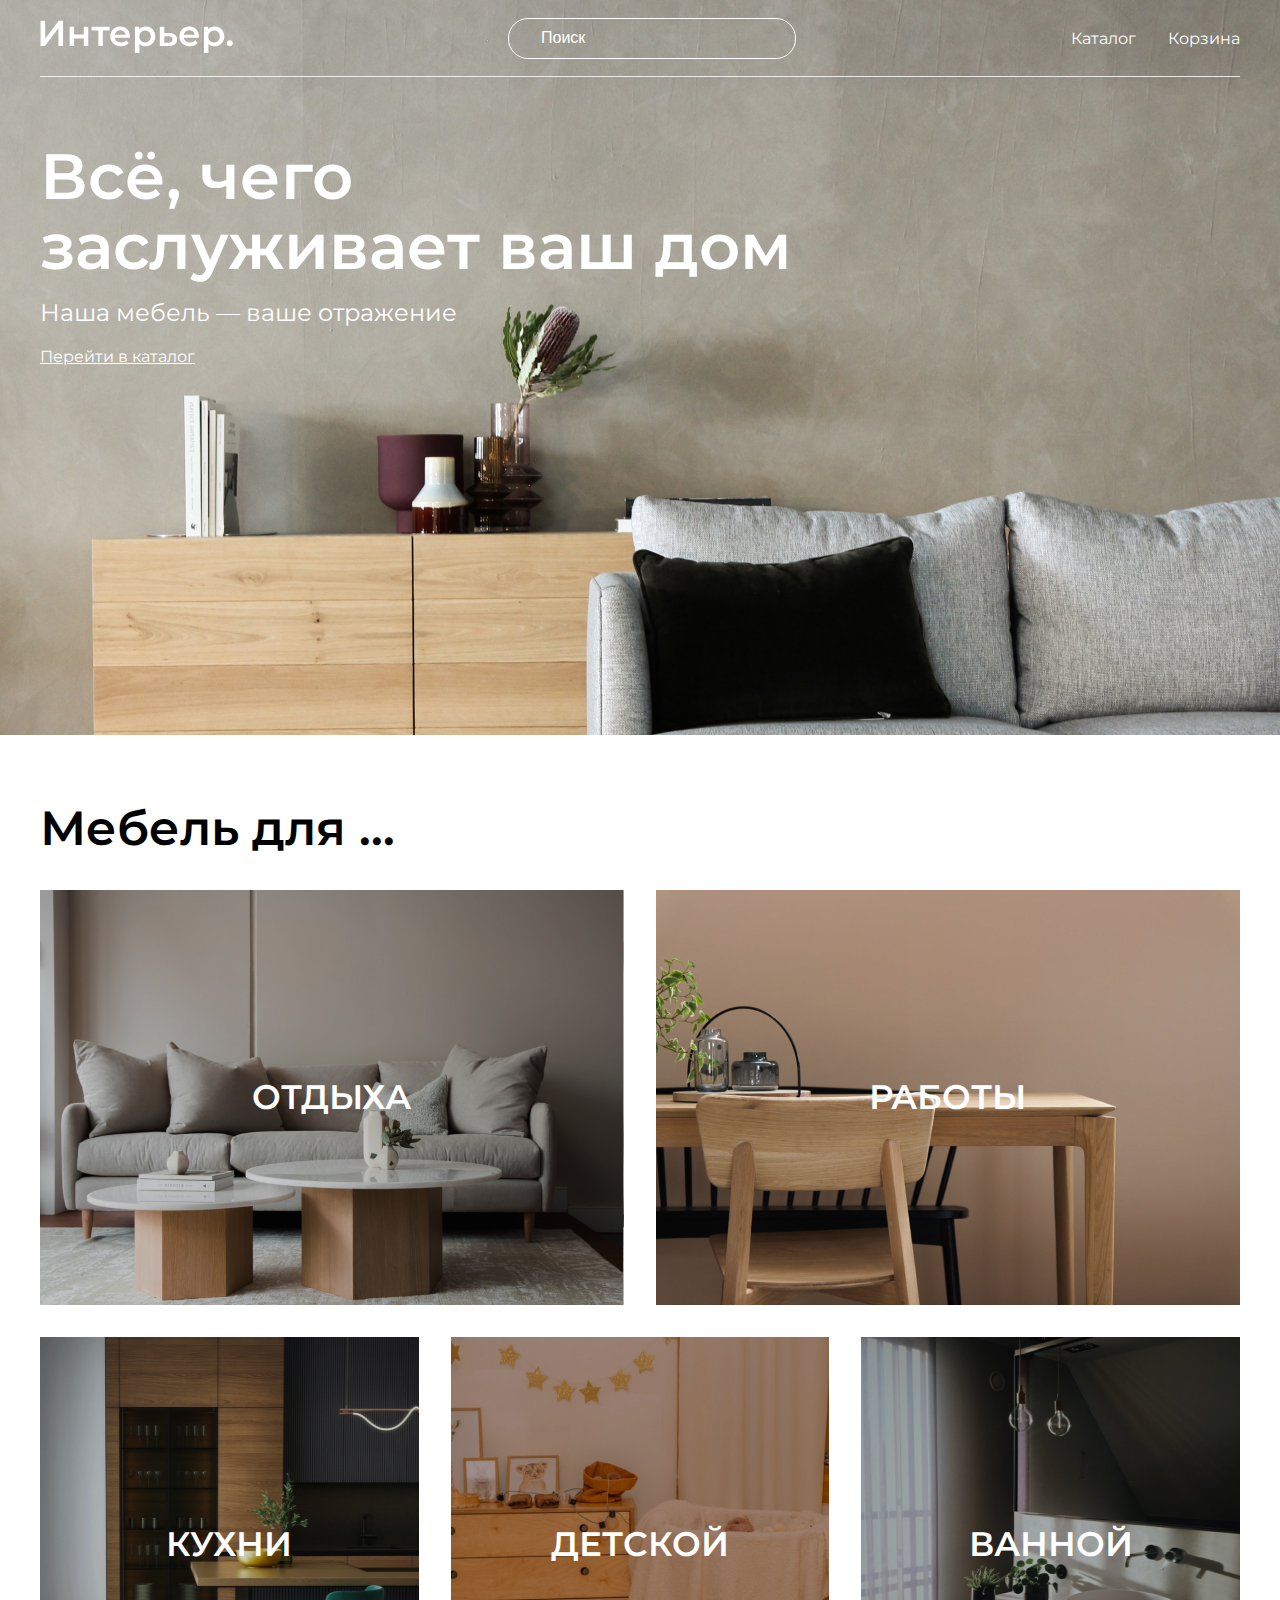
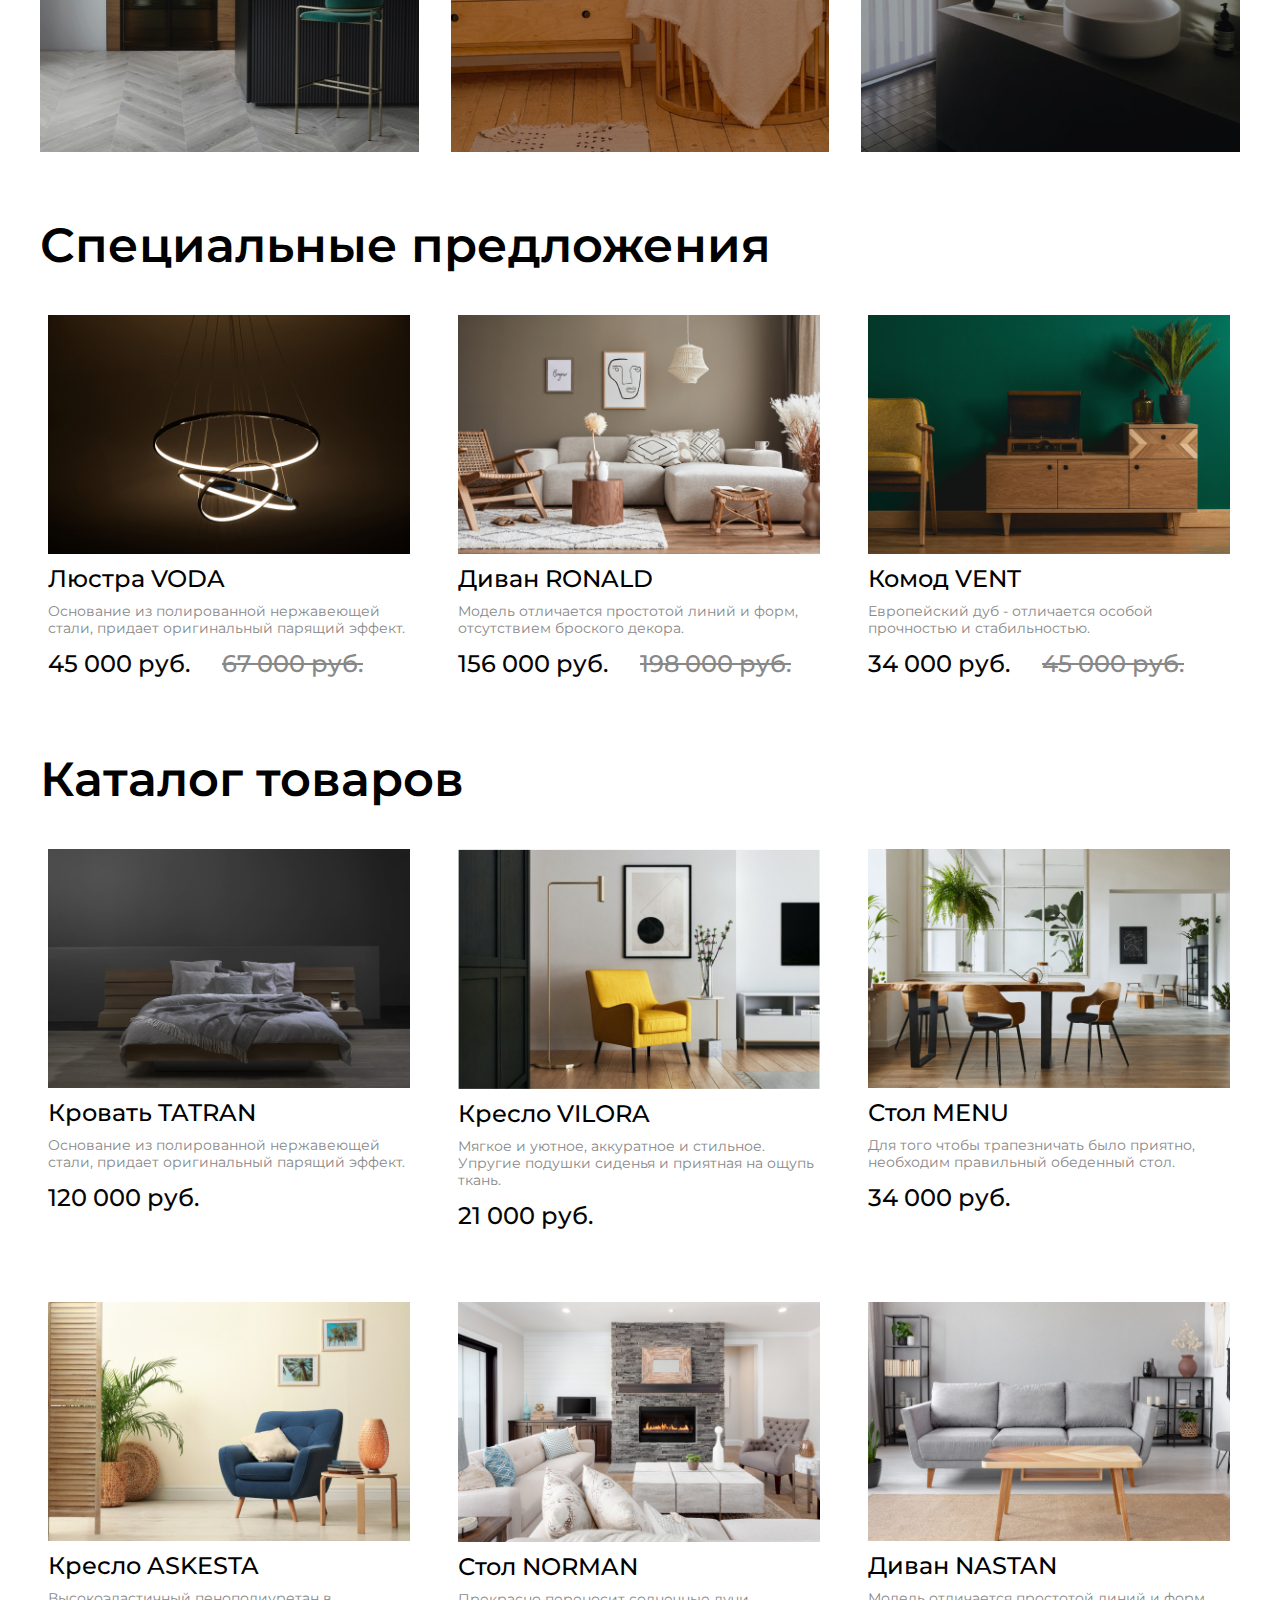
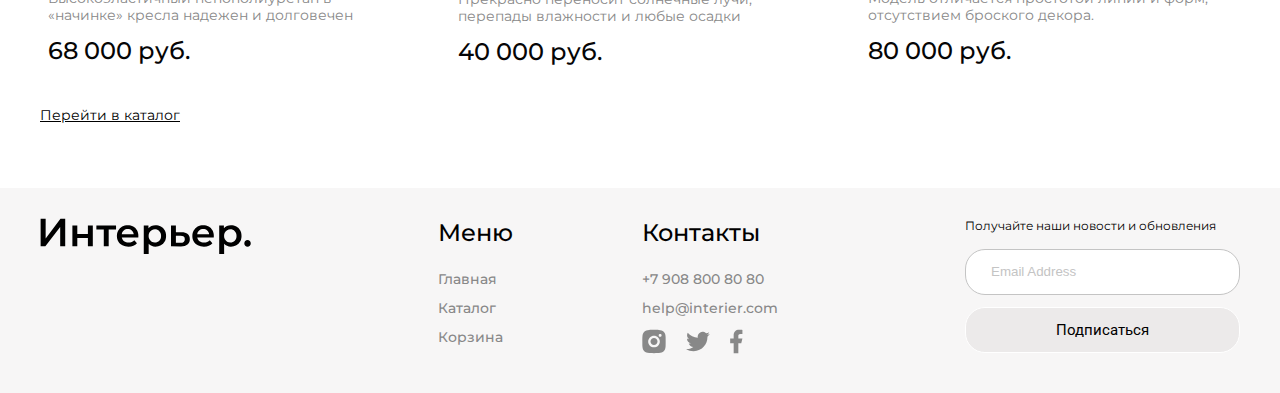
<file: index.html>
<!DOCTYPE html>
<html lang="ru">

<head>
    <meta charset="UTF-8">
    <meta http-equiv="X-UA-Compatible" content="IE=edge">
    <meta name="viewport" content="width=device-width, initial-scale=1.0">
    <title>Главная</title>
    <link rel="preconnect" href="https://fonts.googleapis.com">
    <link rel="preconnect" href="https://fonts.gstatic.com" crossorigin>
    <link href="https://fonts.googleapis.com/css2?family=Montserrat:wght@400;500;600&display=swap" rel="stylesheet">
    <link rel="preconnect" href="https://fonts.googleapis.com">
    <link rel="preconnect" href="https://fonts.gstatic.com" crossorigin>
    <link href="https://fonts.googleapis.com/css2?family=Montserrat:wght@400;500;600&family=Roboto&display=swap"
        rel="stylesheet">
    <link rel="stylesheet" href="style.css">
</head>

<body>
    <div class="top center">
        <header class="top_header">
            <a class="logo-header" href="index.html"><img class="logo-header" src="img/logo.svg" alt="Logo"></a>
            <input placeholder="Поиск" class="top_header-input" type="text">
            <nav class="top_menu">
                <a href="catalog.html" class="top_menu_link">Каталог</a>
                <a href="cart.html" class="top_menu_link">Корзина</a>
            </nav>
            <nav class="top_mobile">
                <a href="#"><img src="img/mob_search.svg" alt="mob_search"></a>
                <a href="catalog.html"><img src="img/mob_catalog.svg" alt="catalog"></a>
                <a href="cart.html"><img src="img/mob_cart.svg" alt="cart"></a>
            </nav>
        </header>
        <section class="top-content">
            <h1 class="top_title">Всё, чего <br> заслуживает ваш дом</h1>
            <p class="top_text">Наша мебель — ваше отражение</p>
            <a href="catalog.html" class="top_link">Перейти в каталог</a>
        </section>
    </div>

    <section class="for_box center">
        <h2 class="heading_for">Мебель для ...</h2>
        <div class="for">
            <div class="for_item for_item_1 for_item_big">ОТДЫХА</div>
            <div class="for_item for_item_2 for_item_big">РАБОТЫ</div>
            <div class="for_item for_item_3">КУХНИ</div>
            <div class="for_item for_item_4">ДЕТСКОЙ</div>
            <div class="for_item for_item_5">ВАННОЙ</div>

        </div>
    </section>

    <section class="product_box_spec center">
        <h2 class="heading">Специальные предложения</h2>
        <div class="product_content">
            <div class="product">
                <img src="img/VODA.jpg" alt="Photo product VODA" class="product_img">
                <h3 class="product_heading"><a class="product_heading" href="#">Люстра VODA</a></h3>
                <p class="product_text">Основание из полированной нержавеющей стали, придает оригинальный парящий
                    эффект.
                </p>
                <div class="product_box-price">
                    <span class="product_price">45 000 руб.</span>
                    <span class="product_sale">67 000 руб.</span>
                </div>
            </div>

            <div class="product">
                <img src="img/RONALD.jpg" alt="Photo product RONALD" class="product_img">
                <h3 class="product_heading"><a class="product_heading" href="#">Диван RONALD</a></h3>
                <p class="product_text">Модель отличается простотой линий и форм, отсутствием броского декора. </p>
                <div class="product_box-price">
                    <span class="product_price">156 000 руб.</span>
                    <span class="product_sale">198 000 руб.</span>
                </div>
            </div>

            <div class="product">
                <img src="img/VENT.jpg" alt="Photo product VENT" class="product_img">
                <h3 class="product_heading"><a class="product_heading" href="#">Комод VENT</a></h3>
                <p class="product_text">Европейский дуб - отличается особой прочностью и стабильностью. </p>
                <div class="product_box-price">
                    <span class="product_price">34 000 руб.</span>
                    <span class="product_sale">45 000 руб.</span>
                </div>
            </div>
        </div>
    </section>

    <section class="product_box center">
        <h2 class="heading">Каталог товаров</h2>
        <div class="product_content">
            <div class="product">
                <img src="img/TATRAN.jpg" alt="Photo product TATRAN" class="product_img">
                <h3 class="product_heading"><a class="product_heading" href="#">Кровать TATRAN</a></h3>
                <p class="product_text">Основание из полированной нержавеющей стали, придает оригинальный парящий
                    эффект.
                </p>
                <span class="product_price">120 000 руб.</span>
            </div>

            <div class="product">
                <img src="img/VILORA.jpg" alt="Photo product VILORA" class="product_img">
                <h3 class="product_heading"><a class="product_heading" href="#">Кресло VILORA</a></h3>
                <p class="product_text">Мягкое и уютное, аккуратное и стильное. Упругие подушки сиденья и приятная на
                    ощупь ткань.
                </p>
                <span class="product_price">21 000 руб.</span>
            </div>

            <div class="product">
                <img src="img/MENU.jpg" alt="Photo product MENU" class="product_img">
                <h3 class="product_heading"><a class="product_heading" href="#">Стол MENU</a></h3>
                <p class="product_text">Для того чтобы трапезничать было приятно, необходим правильный обеденный стол.
                </p>
                <span class="product_price">34 000 руб.</span>
            </div>

            <div class="product">
                <img src="img/ASKESTA.jpg" alt="Photo product ASKESTA" class="product_img">
                <h3 class="product_heading"><a class="product_heading" href="#">Кресло ASKESTA</a></h3>
                <p class="product_text">Высокоэластичный пенополиуретан в «начинке» кресла надежен и долговечен
                </p>
                <span class="product_price">68 000 руб.</span>
            </div>

            <div class="product">
                <img src="img/NORMAN.jpg" alt="Photo product NORMAN" class="product_img">
                <h3 class="product_heading"><a class="product_heading" href="#">Стол NORMAN</a></h3>
                <p class="product_text">Прекрасно переносит солнечные лучи, перепады влажности и любые осадки
                </p>
                <span class="product_price">40 000 руб.</span>
            </div>

            <div class="product">
                <img src="img/NASTAN.jpg" alt="Photo product NASTAN" class="product_img">
                <h3 class="product_heading"><a class="product_heading" href="#">Диван NASTAN</a></h3>
                <p class="product_text">Модель отличается простотой линий и форм, отсутствием броского декора.
                </p>
                <span class="product_price">80 000 руб.</span>
            </div>
        </div>
    </section>

    <div class="box-link center">
        <a href="catalog.html" class="bottom-link">Перейти в каталог</a>
    </div>

    <footer class="footer center">
        <div class="footer-content">
            <img class="footer_logo" src="img/logo-footer.svg" alt="logo-footer" />
            <div class="footer__info">
                <nav class="nav-footer__item">
                    <h4 class="footer_heading">Меню</h4>
                    <a href="index.html" class="footer_link">Главная</a>
                    <a href="catalog.html" class="footer_link">Каталог</a>
                    <a href="cart.html" class="footer_link">Корзина</a>
                </nav>

                <div class="footer__item">
                    <h4 class="footer_heading">Контакты</h4>
                    <a href="#" class="footer_link">+7 908 800 80 80</a>
                    <a href="#" class="footer_link">help@interier.com</a>
                    <div class="footer__icons">
                        <a class="icon" href="https://www.instagram.com/"><svg width="24" height="25"
                                viewBox="0 0 24 25" fill="none" xmlns="http://www.w3.org/2000/svg">
                                <path
                                    d="M12 0.833984C15.1698 0.833984 15.5653 0.845651 16.809 0.903984C18.0515 0.962318 18.8973 1.15715 19.6417 1.44648C20.4117 1.74282 21.0603 2.14415 21.709 2.79165C22.3022 3.37486 22.7613 4.08034 23.0542 4.85898C23.3423 5.60215 23.5383 6.44915 23.5967 7.69165C23.6515 8.93532 23.6667 9.33082 23.6667 12.5007C23.6667 15.6705 23.655 16.066 23.5967 17.3097C23.5383 18.5522 23.3423 19.398 23.0542 20.1423C22.7621 20.9214 22.303 21.627 21.709 22.2097C21.1256 22.8027 20.4202 23.2617 19.6417 23.5548C18.8985 23.843 18.0515 24.039 16.809 24.0973C15.5653 24.1522 15.1698 24.1673 12 24.1673C8.83017 24.1673 8.43467 24.1557 7.191 24.0973C5.9485 24.039 5.10267 23.843 4.35834 23.5548C3.57938 23.2625 2.87378 22.8034 2.291 22.2097C1.69764 21.6265 1.23859 20.921 0.945836 20.1423C0.656503 19.3992 0.461669 18.5522 0.403336 17.3097C0.348502 16.066 0.333336 15.6705 0.333336 12.5007C0.333336 9.33082 0.345002 8.93532 0.403336 7.69165C0.461669 6.44798 0.656503 5.60332 0.945836 4.85898C1.23778 4.07986 1.69694 3.37419 2.291 2.79165C2.87395 2.19809 3.5795 1.739 4.35834 1.44648C5.10267 1.15715 5.94734 0.962318 7.191 0.903984C8.43467 0.849151 8.83017 0.833984 12 0.833984ZM12 6.66732C10.4529 6.66732 8.96918 7.2819 7.87521 8.37586C6.78125 9.46982 6.16667 10.9536 6.16667 12.5007C6.16667 14.0477 6.78125 15.5315 7.87521 16.6254C8.96918 17.7194 10.4529 18.334 12 18.334C13.5471 18.334 15.0308 17.7194 16.1248 16.6254C17.2188 15.5315 17.8333 14.0477 17.8333 12.5007C17.8333 10.9536 17.2188 9.46982 16.1248 8.37586C15.0308 7.2819 13.5471 6.66732 12 6.66732V6.66732ZM19.5833 6.37565C19.5833 5.98888 19.4297 5.61794 19.1562 5.34445C18.8827 5.07096 18.5118 4.91732 18.125 4.91732C17.7382 4.91732 17.3673 5.07096 17.0938 5.34445C16.8203 5.61794 16.6667 5.98888 16.6667 6.37565C16.6667 6.76243 16.8203 7.13336 17.0938 7.40685C17.3673 7.68034 17.7382 7.83398 18.125 7.83398C18.5118 7.83398 18.8827 7.68034 19.1562 7.40685C19.4297 7.13336 19.5833 6.76243 19.5833 6.37565ZM12 9.00065C12.9283 9.00065 13.8185 9.3694 14.4749 10.0258C15.1313 10.6822 15.5 11.5724 15.5 12.5007C15.5 13.4289 15.1313 14.3191 14.4749 14.9755C13.8185 15.6319 12.9283 16.0007 12 16.0007C11.0717 16.0007 10.1815 15.6319 9.52513 14.9755C8.86875 14.3191 8.5 13.4289 8.5 12.5007C8.5 11.5724 8.86875 10.6822 9.52513 10.0258C10.1815 9.3694 11.0717 9.00065 12 9.00065V9.00065Z"
                                    fill="#888888" />
                            </svg>
                        </a>
                        <a class="icon" href="https://www.twitter.com/"><svg width="24" height="21" viewBox="0 0 24 21"
                                fill="none" xmlns="http://www.w3.org/2000/svg">
                                <path
                                    d="M23.8557 3.09919C22.965 3.49317 22.0205 3.75191 21.0533 3.86686C22.0727 3.2572 22.8357 2.29771 23.2 1.16719C22.2433 1.73652 21.1945 2.13552 20.1013 2.35136C19.3671 1.5657 18.3938 1.04465 17.3328 0.869207C16.2718 0.693765 15.1826 0.873764 14.2345 1.38122C13.2864 1.88868 12.5325 2.69516 12.09 3.67528C11.6475 4.65541 11.5412 5.75427 11.7877 6.80103C9.84763 6.70379 7.94973 6.19964 6.21718 5.3213C4.48462 4.44296 2.95616 3.21008 1.73101 1.70269C1.29735 2.44755 1.06946 3.29429 1.07067 4.15619C1.07067 5.84786 1.93167 7.34236 3.24067 8.21736C2.46602 8.19297 1.70841 7.98377 1.03101 7.60719V7.66786C1.03124 8.79451 1.42111 9.88641 2.1345 10.7584C2.84789 11.6304 3.8409 12.2289 4.94517 12.4524C4.22606 12.6472 3.47203 12.676 2.74017 12.5364C3.05152 13.5061 3.65835 14.3543 4.4757 14.962C5.29305 15.5697 6.27999 15.9066 7.29834 15.9255C6.28624 16.7204 5.12738 17.308 3.88804 17.6547C2.64869 18.0014 1.35316 18.1005 0.0755081 17.9462C2.30582 19.3805 4.90212 20.142 7.55384 20.1395C16.529 20.1395 21.4372 12.7044 21.4372 6.25619C21.4372 6.04619 21.4313 5.83386 21.422 5.62619C22.3773 4.93572 23.2019 4.08038 23.8568 3.10036L23.8557 3.09919Z"
                                    fill="#888888" />
                            </svg>
                        </a>
                        <a class="icon" href="https://www.facebook.com/"><svg width="13" height="25" viewBox="0 0 13 25"
                                fill="none" xmlns="http://www.w3.org/2000/svg">
                                <path
                                    d="M8.33332 14.2218H11.25L12.4167 9.55518H8.33332V7.22184C8.33332 6.02018 8.33332 4.88851 10.6667 4.88851H12.4167V0.968509C12.0363 0.918343 10.6002 0.805176 9.08349 0.805176C5.91599 0.805176 3.66666 2.73834 3.66666 6.28851V9.55518H0.166656V14.2218H3.66666V24.1385H8.33332V14.2218Z"
                                    fill="#888888" />
                            </svg>
                        </a>
                    </div>
                </div>
            </div>
            <form action="#" class="footer-form">
                <p class="form_text">Получайте наши новости и обновления</p>
                <input placeholder="Email Address" type="email" class="form_email">
                <button type="submit" class="form_button">Подписаться</button>
            </form>
        </div>
    </footer>

</body>

</html>
</file>
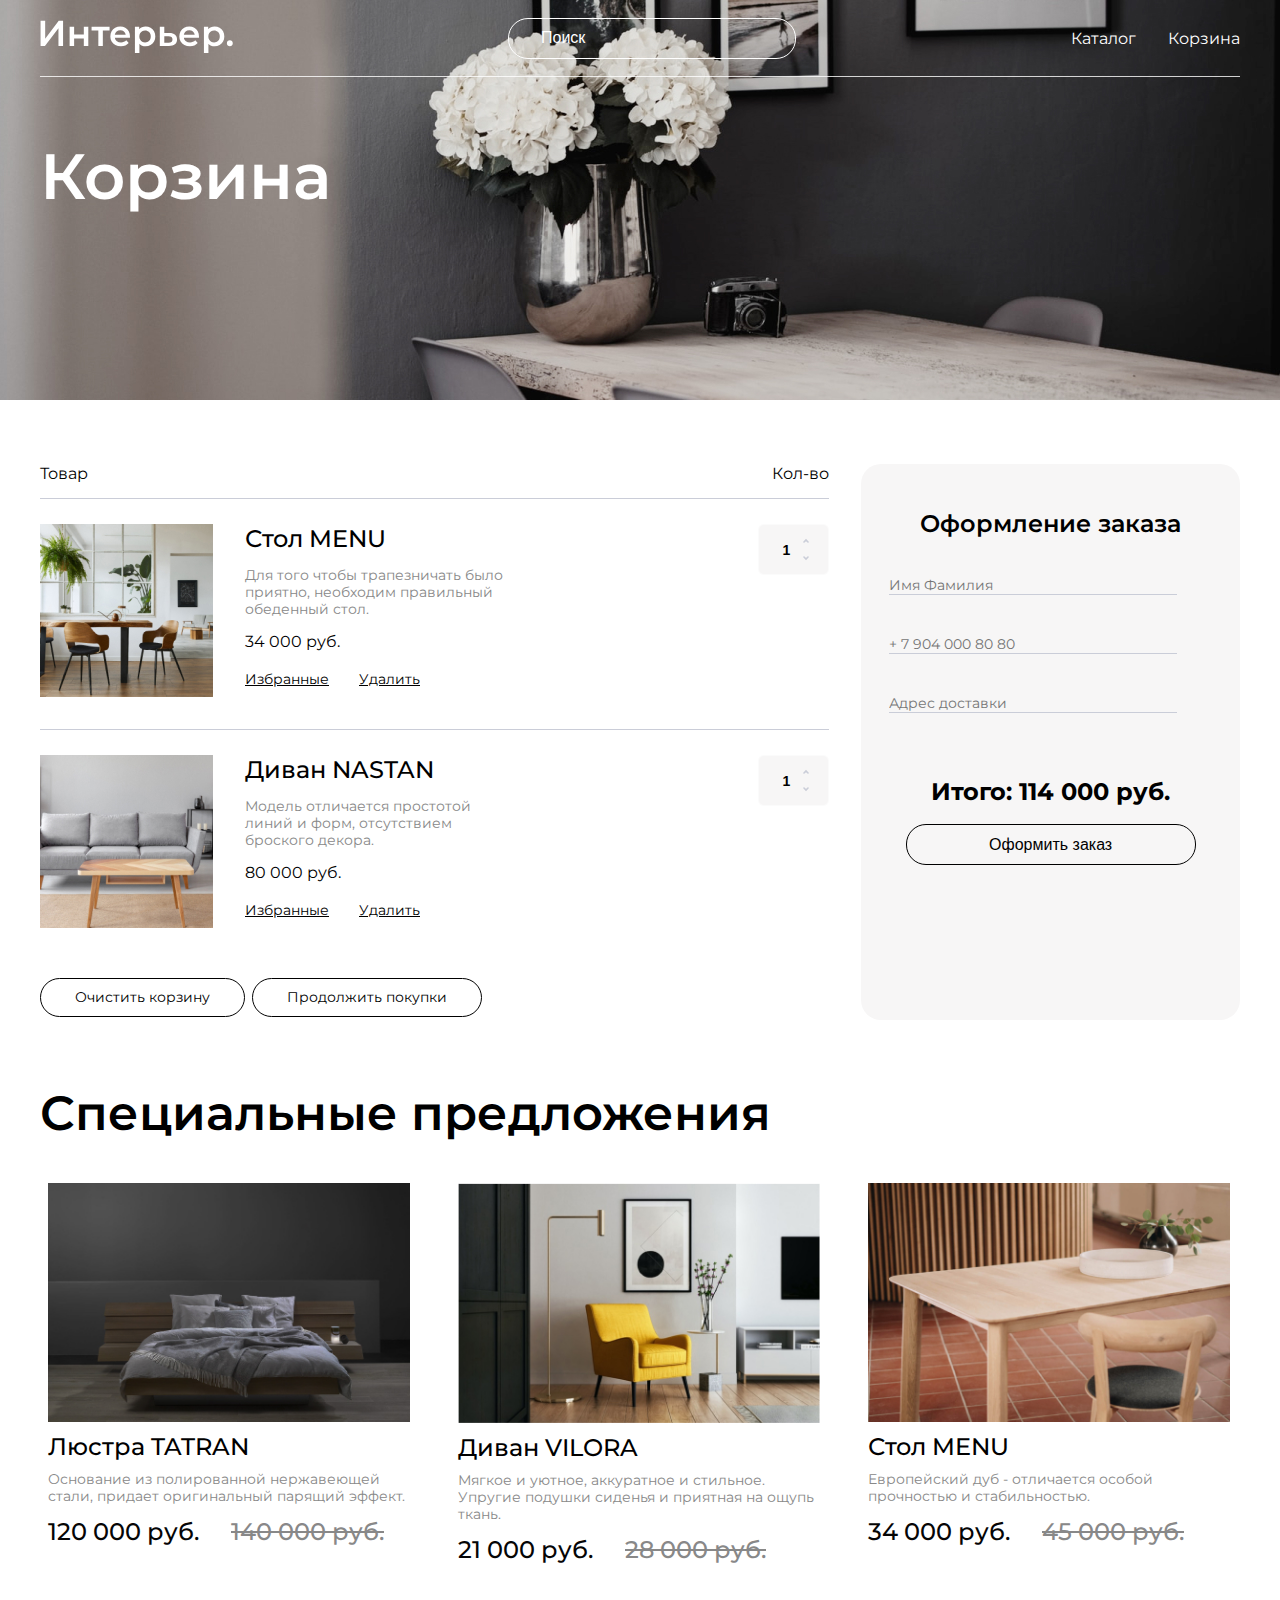
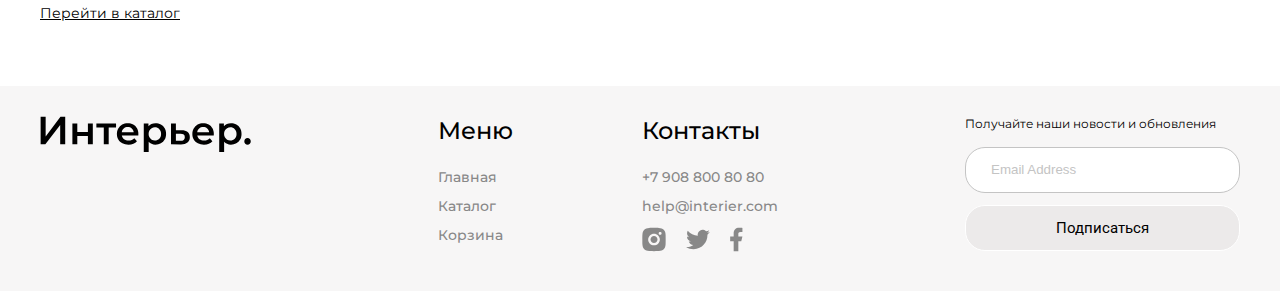
<file: cart.html>
<!DOCTYPE html>
<html lang="ru">

<head>
    <meta charset="UTF-8">
    <meta http-equiv="X-UA-Compatible" content="IE=edge">
    <meta name="viewport" content="width=device-width, initial-scale=1.0">
    <title>Корзина</title>
    <link rel="preconnect" href="https://fonts.googleapis.com">
    <link rel="preconnect" href="https://fonts.gstatic.com" crossorigin>
    <link href="https://fonts.googleapis.com/css2?family=Montserrat:wght@400;500;600&display=swap" rel="stylesheet">
    <link rel="preconnect" href="https://fonts.googleapis.com">
    <link rel="preconnect" href="https://fonts.gstatic.com" crossorigin>
    <link href="https://fonts.googleapis.com/css2?family=Montserrat:wght@400;500;600&family=Roboto&display=swap"
        rel="stylesheet">
    <link rel="stylesheet" href="style.css">
</head>

<body>
    <div class="top_cart center">
        <header class="top_header">
            <a class="logo-header" href="index.html"><img class="logo-header" src="img/logo.svg" alt="Logo"></a>
            <input placeholder="Поиск" class="top_header-input" type="text">
            <nav class="top_menu">
                <a href="catalog.html" class="top_menu_link">Каталог</a>
                <a href="cart.html" class="top_menu_link">Корзина</a>
            </nav>
            <nav class="top_mobile">
                <a href="#"><img src="img/mob_search.svg" alt="mob_search"></a>
                <a href="catalog.html"><img src="img/mob_catalog.svg" alt="catalog"></a>
                <a href="cart.html"><img src="img/mob_cart.svg" alt="cart"></a>
            </nav>
        </header>
        <section class="top_content">
            <h1 class="top_title">Корзина</h1>
        </section>
    </div>

    <section class="cart center">
        <div class="cart_content">
            <div class="cart_name_box">
                <p class="cart_name_above">Товар</p>
                <p class="cart_name_above">Кол-во</p>
            </div>
            <div class="cart_item">
                <div class="cart_left">
                    <img src="img/cart_1.jpg" class="cart_product_img" alt="cart 1">
                    <div class="cart_info">
                        <h4 class="cart_product_heading"><a class="cart_product_heading" href="#">Стол MENU</a></h4>
                        <p class="cart_product_text">Для того чтобы трапезничать было приятно, необходим правильный
                            обеденный
                            стол.</p>
                        <p class="cart_product_price">34 000 руб.</p>
                        <div class="cart_link-box">
                            <a class="cart_link" href="#">Избранные</a>
                            <a class="cart_link" href="#">Удалить</a>
                        </div>
                    </div>
                </div>
                <input type="number" class="cart_number" value="1">
            </div>

            <div class="cart_item">
                <div class="cart_left">
                    <img src="img/cart_2.jpg" class="cart_product_img" alt="cart 2">
                    <div class="cart_info">
                        <h4 class="cart_product_heading"><a class="cart_product_heading" href="#">Диван NASTAN</a></h4>
                        <p class="cart_product_text">Модель отличается простотой линий и форм, отсутствием броского
                            декора. </p>
                        <p class="cart_product_price">80 000 руб.</p>
                        <div class="cart_link-box">
                            <a class="cart_link" href="#">Избранные</a>
                            <a class="cart_link" href="#">Удалить</a>
                        </div>
                    </div>
                </div>
                <input type="number" class="cart_number" value="1">
            </div>

            <div class="cart_button_bellow">
                <button class="cart_button_bellow_item">Очистить корзину</button>
                <a href="#" class="cart_button_bellow_item">Продолжить
                    покупки</a>
                <!-- <a href="index.html"><button class="cart_button_bellow_item">Продолжить
                        покупки</button></a> -->
            </div>
        </div>

        <form action="#" class="cart_form">
            <h3 class="cart_form_heading">Оформление заказа</h3>
            <div class="cart_form_input">
                <input class="cart_form_input_item" placeholder="Имя Фамилия" type="text">
                <input class="cart_form_input_item" placeholder="+ 7 904 000 80 80" type="tel">
                <input class="cart_form_input_item" placeholder="Адрес доставки" type="text">
            </div>

            <h3 class="cart_form_total">Итого: 114 000 руб.</h3>
            <button class="cart_form_button" type="submit">Оформить заказ</button>
        </form>
    </section>

    <section class="product_box_spec center">
        <h2 class="heading">Специальные предложения</h2>
        <div class="product_content">
            <div class="product">
                <img src="img/TATRAN.jpg" alt="Photo product TATRAN" class="product_img">
                <h3 class="product_heading"><a class="product_heading" href="#">Люстра TATRAN</a></h3>
                <p class="product_text">Основание из полированной нержавеющей стали, придает оригинальный парящий
                    эффект.
                </p>
                <div class="product_box-price">
                    <span class="product_price">120 000 руб.</span>
                    <span class="product_sale">140 000 руб.</span>
                </div>
            </div>

            <div class="product">
                <img src="img/VILORA.jpg" alt="Photo product VILORA" class="product_img">
                <h3 class="product_heading"><a class="product_heading" href="#">Диван VILORA</a></h3>
                <p class="product_text">Мягкое и уютное, аккуратное и стильное. Упругие подушки сиденья и приятная на
                    ощупь ткань. </p>
                <div class="product_box-price">
                    <span class="product_price">21 000 руб.</span>
                    <span class="product_sale">28 000 руб.</span>
                </div>
            </div>

            <div class="product">
                <img src="img/MENU_2.jpg" alt="Photo product MENU" class="product_img">
                <h3 class="product_heading"><a class="product_heading" href="#">Стол MENU</a></h3>
                <p class="product_text">Европейский дуб - отличается особой прочностью и стабильностью.</p>
                <div class="product_box-price">
                    <span class="product_price">34 000 руб.</span>
                    <span class="product_sale">45 000 руб.</span>
                </div>
            </div>
        </div>
    </section>

    <div class="box-link center">
        <a href="catalog.html" class="bottom-link">Перейти в каталог</a>
    </div>

    <footer class="footer center">
        <div class="footer-content">
            <img class="footer_logo" src="img/logo-footer.svg" alt="logo-footer" />
            <div class="footer__info">
                <nav class="nav-footer__item">
                    <h4 class="footer_heading">Меню</h4>
                    <a href="index.html" class="footer_link">Главная</a>
                    <a href="catalog.html" class="footer_link">Каталог</a>
                    <a href="cart.html" class="footer_link">Корзина</a>
                </nav>

                <div class="footer__item">
                    <h4 class="footer_heading">Контакты</h4>
                    <a href="#" class="footer_link">+7 908 800 80 80</a>
                    <a href="#" class="footer_link">help@interier.com</a>
                    <div class="footer__icons">
                        <a class="icon" href="https://www.instagram.com/"><svg width="24" height="25"
                                viewBox="0 0 24 25" fill="none" xmlns="http://www.w3.org/2000/svg">
                                <path
                                    d="M12 0.833984C15.1698 0.833984 15.5653 0.845651 16.809 0.903984C18.0515 0.962318 18.8973 1.15715 19.6417 1.44648C20.4117 1.74282 21.0603 2.14415 21.709 2.79165C22.3022 3.37486 22.7613 4.08034 23.0542 4.85898C23.3423 5.60215 23.5383 6.44915 23.5967 7.69165C23.6515 8.93532 23.6667 9.33082 23.6667 12.5007C23.6667 15.6705 23.655 16.066 23.5967 17.3097C23.5383 18.5522 23.3423 19.398 23.0542 20.1423C22.7621 20.9214 22.303 21.627 21.709 22.2097C21.1256 22.8027 20.4202 23.2617 19.6417 23.5548C18.8985 23.843 18.0515 24.039 16.809 24.0973C15.5653 24.1522 15.1698 24.1673 12 24.1673C8.83017 24.1673 8.43467 24.1557 7.191 24.0973C5.9485 24.039 5.10267 23.843 4.35834 23.5548C3.57938 23.2625 2.87378 22.8034 2.291 22.2097C1.69764 21.6265 1.23859 20.921 0.945836 20.1423C0.656503 19.3992 0.461669 18.5522 0.403336 17.3097C0.348502 16.066 0.333336 15.6705 0.333336 12.5007C0.333336 9.33082 0.345002 8.93532 0.403336 7.69165C0.461669 6.44798 0.656503 5.60332 0.945836 4.85898C1.23778 4.07986 1.69694 3.37419 2.291 2.79165C2.87395 2.19809 3.5795 1.739 4.35834 1.44648C5.10267 1.15715 5.94734 0.962318 7.191 0.903984C8.43467 0.849151 8.83017 0.833984 12 0.833984ZM12 6.66732C10.4529 6.66732 8.96918 7.2819 7.87521 8.37586C6.78125 9.46982 6.16667 10.9536 6.16667 12.5007C6.16667 14.0477 6.78125 15.5315 7.87521 16.6254C8.96918 17.7194 10.4529 18.334 12 18.334C13.5471 18.334 15.0308 17.7194 16.1248 16.6254C17.2188 15.5315 17.8333 14.0477 17.8333 12.5007C17.8333 10.9536 17.2188 9.46982 16.1248 8.37586C15.0308 7.2819 13.5471 6.66732 12 6.66732V6.66732ZM19.5833 6.37565C19.5833 5.98888 19.4297 5.61794 19.1562 5.34445C18.8827 5.07096 18.5118 4.91732 18.125 4.91732C17.7382 4.91732 17.3673 5.07096 17.0938 5.34445C16.8203 5.61794 16.6667 5.98888 16.6667 6.37565C16.6667 6.76243 16.8203 7.13336 17.0938 7.40685C17.3673 7.68034 17.7382 7.83398 18.125 7.83398C18.5118 7.83398 18.8827 7.68034 19.1562 7.40685C19.4297 7.13336 19.5833 6.76243 19.5833 6.37565ZM12 9.00065C12.9283 9.00065 13.8185 9.3694 14.4749 10.0258C15.1313 10.6822 15.5 11.5724 15.5 12.5007C15.5 13.4289 15.1313 14.3191 14.4749 14.9755C13.8185 15.6319 12.9283 16.0007 12 16.0007C11.0717 16.0007 10.1815 15.6319 9.52513 14.9755C8.86875 14.3191 8.5 13.4289 8.5 12.5007C8.5 11.5724 8.86875 10.6822 9.52513 10.0258C10.1815 9.3694 11.0717 9.00065 12 9.00065V9.00065Z"
                                    fill="#888888" />
                            </svg>
                        </a>
                        <a class="icon" href="https://www.twitter.com/"><svg width="24" height="21" viewBox="0 0 24 21"
                                fill="none" xmlns="http://www.w3.org/2000/svg">
                                <path
                                    d="M23.8557 3.09919C22.965 3.49317 22.0205 3.75191 21.0533 3.86686C22.0727 3.2572 22.8357 2.29771 23.2 1.16719C22.2433 1.73652 21.1945 2.13552 20.1013 2.35136C19.3671 1.5657 18.3938 1.04465 17.3328 0.869207C16.2718 0.693765 15.1826 0.873764 14.2345 1.38122C13.2864 1.88868 12.5325 2.69516 12.09 3.67528C11.6475 4.65541 11.5412 5.75427 11.7877 6.80103C9.84763 6.70379 7.94973 6.19964 6.21718 5.3213C4.48462 4.44296 2.95616 3.21008 1.73101 1.70269C1.29735 2.44755 1.06946 3.29429 1.07067 4.15619C1.07067 5.84786 1.93167 7.34236 3.24067 8.21736C2.46602 8.19297 1.70841 7.98377 1.03101 7.60719V7.66786C1.03124 8.79451 1.42111 9.88641 2.1345 10.7584C2.84789 11.6304 3.8409 12.2289 4.94517 12.4524C4.22606 12.6472 3.47203 12.676 2.74017 12.5364C3.05152 13.5061 3.65835 14.3543 4.4757 14.962C5.29305 15.5697 6.27999 15.9066 7.29834 15.9255C6.28624 16.7204 5.12738 17.308 3.88804 17.6547C2.64869 18.0014 1.35316 18.1005 0.0755081 17.9462C2.30582 19.3805 4.90212 20.142 7.55384 20.1395C16.529 20.1395 21.4372 12.7044 21.4372 6.25619C21.4372 6.04619 21.4313 5.83386 21.422 5.62619C22.3773 4.93572 23.2019 4.08038 23.8568 3.10036L23.8557 3.09919Z"
                                    fill="#888888" />
                            </svg>
                        </a>
                        <a class="icon" href="https://www.facebook.com/"><svg width="13" height="25" viewBox="0 0 13 25"
                                fill="none" xmlns="http://www.w3.org/2000/svg">
                                <path
                                    d="M8.33332 14.2218H11.25L12.4167 9.55518H8.33332V7.22184C8.33332 6.02018 8.33332 4.88851 10.6667 4.88851H12.4167V0.968509C12.0363 0.918343 10.6002 0.805176 9.08349 0.805176C5.91599 0.805176 3.66666 2.73834 3.66666 6.28851V9.55518H0.166656V14.2218H3.66666V24.1385H8.33332V14.2218Z"
                                    fill="#888888" />
                            </svg>
                        </a>
                    </div>
                </div>
            </div>
            <form action="#" class="footer-form">
                <p class="form_text">Получайте наши новости и обновления</p>
                <input placeholder="Email Address" type="email" class="form_email">
                <button type="submit" class="form_button">Подписаться</button>
            </form>
        </div>
    </footer>

</body>

</html>
</file>
<file: style.css>
.top_catalog {
  height: 400px;
  background-image: url(img/top_back_catalog.jpg);
  background-repeat: no-repeat;
  background-position: center;
  background-size: cover;
}

.top_title_catalog {
  margin-top: 127px;
  font-style: normal;
  font-weight: 600;
  font-size: 64px;
  line-height: 70px;
  color: #FFFFFF;
}

.top_catalog_block {
  display: flex;
  justify-content: space-between;
  padding-top: 64px;
  padding-bottom: 41px;
}

.top_catalog_links {
  display: flex;
  flex-direction: row;
  gap: 10px;
  align-items: center;
}

.top_catalog_link {
  font-style: normal;
  font-weight: 400;
  font-size: 16px;
  line-height: 32px;
  color: #000000;
}

.top_catalog_link_first::after {
  content: "/";
  padding-left: 8px;
}

.top_catalog_link:hover {
  text-decoration-line: underline;
  color: #888888;
}

.form-select {
  width: 288px;
  height: 41px;
  border: 1px solid #C4C4C4;
  border-radius: 20px;
  font-style: normal;
  font-weight: 400;
  font-size: 16px;
  line-height: 20px;
  color: #000000;
  padding-left: 14px;
  background-image: url(img/Polygon_1.svg);
  background-repeat: no-repeat;
  background-position: right 0.7em top 50%, 0 0;
  background-size: 0.65em auto, 100%;
  -webkit-appearance: none;
  -moz-appearance: none;
       appearance: none;
}

.more {
  margin-top: 32px;
}
.more_link {
  font-style: normal;
  font-weight: 400;
  font-size: 16px;
  line-height: 24px;
  text-decoration-line: underline;
  color: #000000;
  margin-bottom: 64px;
}
.more_link:hover {
  text-decoration-line: none;
  color: #888888;
}

@media (max-width: 1024px) {
  .center {
    padding-left: calc(50% - 393px);
    padding-right: calc(50% - 393px);
  }
  .for_item {
    height: 268px;
  }
  .product_content {
    gap: 39px 29px;
  }
  .footer_logo {
    display: none;
  }
}
@media (min-width: 768px) and (max-width: 833px) {
  .center {
    padding-left: 24px;
    padding-right: 24px;
  }
  .product {
    width: 345px;
  }
}
@media (max-width: 767px) {
  .top_title_catalog {
    font-weight: 600;
    font-size: 48px;
    line-height: 59px;
    margin-top: 82px;
  }
  .top_catalog_block {
    flex-direction: column;
    align-items: flex-start;
    gap: 16px;
    padding-top: 32px;
    padding-bottom: 32px;
  }
}
@keyframes Order {
  0%, 100% {
    transform: translateX(0);
  }
  10%, 30%, 50%, 70% {
    transform: translateX(-10px);
  }
  20%, 40%, 60% {
    transform: translateX(10px);
  }
  80% {
    transform: translateX(8px);
  }
  90% {
    transform: translateX(-8px);
  }
}
.top_cart {
  height: 400px;
  background-image: url(img/top-cart.jpg);
  background-repeat: no-repeat;
  background-position: center;
  background-size: cover;
}

.cart {
  display: grid;
  grid-template-columns: repeat(12, 1fr);
  gap: 32px;
  margin-top: 64px;
}
.cart_content {
  grid-column: span 8;
}
.cart_name_box {
  display: flex;
  justify-content: space-between;
  padding-bottom: 14px;
}
.cart_name_above {
  font-style: normal;
  font-weight: 400;
  font-size: 16px;
  line-height: 20px;
  display: flex;
  align-items: center;
  color: #000000;
}
.cart_item {
  display: flex;
  justify-content: space-between;
  align-items: flex-start;
  border-top: 0.5px solid #CACDD8;
  padding-top: 25px;
  padding-bottom: 32px;
}
.cart_left {
  display: flex;
  gap: 32px;
  transition: all 0.5s;
}
.cart_left:hover {
  transform: scale(1.05);
}
.cart_info {
  display: flex;
  flex-direction: column;
  gap: 14px;
  width: 276px;
}
.cart_product_heading {
  font-style: normal;
  font-weight: 500;
  font-size: 24px;
  line-height: 29px;
  color: #000000;
}
.cart_product_text {
  font-style: normal;
  font-weight: 400;
  font-size: 14px;
  line-height: 17px;
  color: #888888;
}
.cart_link-box {
  display: flex;
  flex-wrap: wrap;
  gap: 30px;
}
.cart_link {
  font-style: normal;
  font-weight: 400;
  font-size: 14px;
  line-height: 210%;
  text-decoration-line: underline;
  color: #000000;
}
.cart_link:hover {
  text-decoration-line: none;
  color: #888888;
}
.cart_number {
  padding-left: 16px;
  padding-right: 16px;
  text-align: center;
  box-sizing: border-box;
  width: 71px;
  height: 51px;
  font-weight: 600;
  font-size: 14px;
  line-height: 210%;
  background: #F7F6F6;
  border: 1.6px solid hsla(0, 0%, 100%, 0.5);
  border-radius: 6px;
  background-image: url(img/cart_arrow_up.svg), url(img/cart_arrow_down.svg);
  background-repeat: no-repeat;
  background-position: 70% 30%, 70% 70%;
}
.cart_form {
  height: 556px;
  background: #F7F6F6;
  border-radius: 20px;
  grid-column: span 4;
  display: flex;
  flex-direction: column;
  align-items: center;
}
.cart_form_heading {
  font-style: normal;
  font-weight: 600;
  font-size: 24px;
  line-height: 36px;
  display: flex;
  align-items: center;
  text-align: center;
  color: #000000;
  margin-bottom: 35px;
  margin-top: 42px;
}
.cart_form_input {
  display: flex;
  flex-direction: column;
  gap: 41px;
  width: 288px;
  margin-bottom: 64px;
  padding-left: 28px;
  padding-right: 64px;
}
.cart_form_input_item {
  font-family: "Montserrat";
  font-style: normal;
  font-weight: 400;
  font-size: 14px;
  line-height: 17px;
  color: #000000;
  border: none;
  border-bottom: 1px solid #CACDD8;
  background-color: transparent;
}
.cart_form_total {
  font-size: 24px;
  line-height: 29px;
  color: #000000;
}
.cart_form_button {
  margin-top: 18px;
  margin-bottom: 148px;
  font-style: normal;
  font-weight: 400;
  font-size: 16px;
  line-height: 20px;
  color: #000000;
  background-color: #F7F6F6;
  border: 1px solid #000000;
  border-radius: 20px;
  width: 290px;
  height: 41px;
  transition: all 0.5s;
  animation: Order 5s ease 0s 1 normal forwards;
}
.cart_form_button:hover {
  background-color: #000000;
  color: #ffffff;
}
.cart_button_bellow {
  display: flex;
  flex-direction: row;
  gap: 7px;
  margin-top: 18px;
}
.cart_button_bellow_item {
  background-color: #ffffff;
  border: 1px solid #000000;
  border-radius: 50px;
  padding-left: 34px;
  padding-right: 34px;
  padding-top: 10px;
  padding-bottom: 10px;
  box-sizing: border-box;
  transition: all 0.5s;
  font-family: "Montserrat";
  font-style: normal;
  font-weight: 400;
  font-size: 14px;
  line-height: 17px;
  color: #000000;
}
.cart_button_bellow_item:hover {
  background-color: #000000;
  color: #ffffff;
}

@media (max-width: 1024px) {
  .cart {
    display: none;
    display: flex;
    flex-direction: column;
    row-gap: 64px;
  }
  .cart_form {
    width: 376px;
  }
}
@media (min-width: 768px) and (max-width: 833px) {
  .center {
    padding-left: 24px;
    padding-right: 24px;
  }
}
@media (max-width: 767px) {
  .top_cart {
    background-position-x: 70%;
    background-position-y: center;
  }
  .cart {
    align-items: center;
  }
  .cart_product_img {
    display: none;
  }
  .cart_product_text {
    font-weight: 400;
    font-size: 12px;
    line-height: 15px;
  }
  .cart_product_heading {
    font-weight: 500;
    font-size: 18px;
    line-height: 22px;
  }
  .cart_product_price {
    font-weight: 500;
    font-size: 12px;
    line-height: 15px;
  }
  .cart_button_bellow {
    gap: 14px;
    justify-content: center;
  }
  .cart_button_bellow_item {
    height: 37px;
    width: 166px;
    font-weight: 400;
    font-size: 12px;
    line-height: 15px;
    padding-left: 6px;
    padding-right: 6px;
    box-sizing: border-box;
  }
  .cart_form {
    width: 343px;
  }
}
* {
  margin: 0;
  padding: 0;
}

a {
  text-decoration: none;
}

body {
  font-family: "Montserrat", sans-serif;
}

.center {
  padding-left: calc(50% - 600px);
  padding-right: calc(50% - 600px);
}

.top {
  height: 735px;
  background-image: url(img/topback.jpg);
  background-repeat: no-repeat;
  background-position: center;
  background-size: cover;
}

.top_header {
  height: 76px;
  display: flex;
  flex-wrap: wrap;
  justify-content: space-between;
  align-items: center;
  border-bottom: 0.5px solid rgba(255, 255, 255, 0.8);
}

.top_header-input {
  width: 288px;
  height: 41px;
  border: 1px solid #FFFFFF;
  border-radius: 20px;
  background-color: transparent;
  outline: none;
  font-style: normal;
  font-weight: 400;
  font-size: 16px;
  line-height: 20px;
  color: #FFFFFF;
  padding-left: 32px;
  padding-right: 32px;
  box-sizing: border-box;
}

.top_header-input::-moz-placeholder {
  color: #FFFFFF;
}

.top_header-input::placeholder {
  color: #FFFFFF;
}

.top_menu {
  display: flex;
  gap: 32px;
}

.top_menu_link {
  font-style: normal;
  font-weight: 400;
  font-size: 16px;
  color: #FFFFFF;
}

.top_menu_link:hover {
  text-decoration-line: underline;
  color: #d3c6c6;
}

.top_mobile {
  display: none;
}

.top_title {
  font-style: normal;
  font-weight: 600;
  font-size: 64px;
  line-height: 70px;
  color: #FFFFFF;
  margin-top: 64px;
  margin-bottom: 16px;
}

.top_text {
  font-style: normal;
  font-weight: 400;
  font-size: 24px;
  line-height: 32px;
  color: #FFFFFF;
  margin-bottom: 16px;
}

.top_link {
  font-style: normal;
  font-weight: 400;
  font-size: 16px;
  line-height: 24px;
  text-decoration-line: underline;
  color: #FFFFFF;
}

.for_box {
  padding-top: 64px;
}

.heading_for {
  font-style: normal;
  font-weight: 600;
  font-size: 48px;
  line-height: 59px;
  color: #000000;
}

.for {
  margin-top: 32px;
  display: grid;
  gap: 32px;
  grid-template-columns: repeat(12, 1fr);
}

.for_item {
  height: 415px;
  grid-column: span 4;
  font-style: normal;
  font-weight: 600;
  font-size: 34px;
  line-height: 41px;
  color: #FFFFFF;
  display: flex;
  justify-content: center;
  align-items: center;
  transition: all 1s;
}

.for_item:hover {
  box-shadow: 15px 15px 15px rgba(0, 0, 0, 0.1);
}

.for_item_big {
  grid-column: span 6;
}

.for_item_1 {
  background-image: url(img/for_1.jpg);
}

.for_item_2 {
  background-image: url(img/for_2.jpg);
}

.for_item_3 {
  background-image: url(img/for_3.jpg);
}

.for_item_4 {
  background-image: url(img/for_4.jpg);
}

.for_item_5 {
  background-image: url(img/for_5.jpg);
}

.product_box {
  padding-top: 64px;
}

.product_box_spec {
  padding-top: 64px;
}

.product_content {
  margin-top: 32px;
  flex-wrap: wrap;
  display: flex;
  -moz-column-gap: 32px;
       column-gap: 32px;
  row-gap: 56px;
}

.heading {
  font-weight: 600;
  font-size: 48px;
  line-height: 59px;
  color: #000000;
}

.product {
  width: 378px;
  display: flex;
  flex-direction: column;
  padding: 8px;
  box-sizing: border-box;
  transition: all 0.3s;
}

.product:hover {
  transform: scale(1.05);
}

.product_img {
  width: 100%;
}

.product_heading {
  font-weight: 500;
  font-size: 24px;
  line-height: 29px;
  color: #000000;
  margin-bottom: 10px;
  margin-top: 10px;
}

.product_text {
  font-size: 14px;
  line-height: 17px;
  color: #888888;
  margin-bottom: 12px;
}

.product_box-price {
  display: flex;
  gap: 32px;
}

.product_price {
  font-weight: 500;
  font-size: 24px;
  line-height: 29px;
  color: #050505;
}

.product_sale {
  font-weight: 500;
  font-size: 24px;
  line-height: 29px;
  text-decoration-line: line-through;
  color: #888888;
}

.box-link {
  margin-top: 31px;
}

.bottom-link {
  font-style: normal;
  font-weight: 400;
  font-size: 14px;
  text-decoration-line: underline;
  color: #000000;
}

.footer {
  background: #F7F6F6;
  padding-top: 30px;
  margin-top: 64px;
}

.footer_logo {
  height: 36px;
}

.footer_heading {
  font-weight: 500;
  font-size: 24px;
  line-height: 29px;
  color: #000000;
  margin-bottom: 12px;
}

.footer-content {
  display: flex;
  justify-content: space-between;
  flex-wrap: wrap;
}

.footer__info {
  display: flex;
  gap: 129px;
}

.nav-footer__item {
  display: flex;
  flex-direction: column;
  gap: 12px;
}

.footer__item {
  display: flex;
  flex-direction: column;
  gap: 12px;
}

.footer_link {
  font-weight: 500;
  font-size: 14px;
  line-height: 17px;
  color: #888888;
  transition: all 0.3s;
}

.footer_link:hover {
  text-decoration-line: underline;
  color: #000000;
}

.footer__icons {
  display: flex;
  gap: 20px;
  align-items: center;
}

.icon path {
  transition: all 0.3s;
}

.icon:hover path {
  fill: #000000;
}

.footer-form {
  display: flex;
  flex-direction: column;
}

.form_text {
  font-style: normal;
  font-weight: 400;
  font-size: 12px;
  line-height: 16px;
  color: #000000;
  margin-bottom: 15px;
}

.form_email {
  width: 275px;
  height: 46px;
  left: 1044px;
  top: 3446px;
  background: #FFFFFF;
  border: 1px solid #C4C4C4;
  border-radius: 20px;
  padding-left: 25px;
  padding-right: 25px;
  box-sizing: border-box;
  margin-bottom: 12px;
  transition: all 0.3s;
}

.form_email::-moz-placeholder {
  color: #C4C4C4;
}

.form_email::placeholder {
  color: #C4C4C4;
}

.form_email:hover {
  transform: scale(1.1);
}

.form_button {
  background: rgba(222, 215, 215, 0.41);
  border: 1px solid #FFFFFF;
  box-sizing: border-box;
  border-radius: 20px;
  width: 275px;
  height: 46px;
  left: 1044px;
  top: 3504px;
  font-size: 15px;
  line-height: 18px;
  color: #000000;
  font-family: "Roboto", sans-serif;
  margin-bottom: 40px;
  transition: all 0.3s;
}

.form_button:hover {
  transform: scale(1.1);
  background: #000000;
  color: #FFFFFF;
}

@media (max-width: 1024px) {
  .center {
    padding-left: calc(50% - 393px);
    padding-right: calc(50% - 393px);
  }
  .for_item {
    height: 268px;
  }
  .product_content {
    gap: 39px 29px;
  }
  .footer_logo {
    display: none;
  }
}
@media (min-width: 768px) and (max-width: 833px) {
  .center {
    padding-left: 24px;
    padding-right: 24px;
  }
  .product {
    width: 345px;
  }
}
@media (max-width: 767px) {
  .center {
    padding-left: 16px;
    padding-right: 16px;
  }
  .logo-header {
    width: 99px;
  }
  .top_header {
    padding-top: 32px;
    border-bottom: none;
  }
  .top_header-input {
    display: none;
  }
  .top_menu {
    display: none;
  }
  .top_mobile {
    display: flex;
    align-items: center;
    gap: 32px;
  }
  .top-content {
    display: flex;
    flex-direction: column;
    align-items: center;
  }
  .top_title {
    font-weight: 600;
    font-size: 48px;
    line-height: 59px;
    text-align: center;
    margin-top: 32px;
  }
  .top_text {
    font-weight: 400;
    font-size: 16px;
    line-height: 32px;
  }
  .top_link {
    font-size: 14px;
    line-height: 24px;
  }
  .for_box {
    padding-top: 32px;
  }
  .heading_for {
    font-size: 24px;
    line-height: 29px;
  }
  .for {
    grid-template-columns: repeat(4, 1fr);
    gap: 16px;
  }
  .for_item {
    grid-column: 1/-1;
    height: 375px;
    font-weight: 600;
    font-size: 28px;
  }
  .for_item_big {
    height: 244px;
  }
  .product_box_spec {
    padding-top: 32px;
  }
  .product_content {
    gap: 29px;
    justify-content: center;
  }
  .heading {
    font-weight: 600;
    font-size: 24px;
    line-height: 29px;
  }
  .product_heading {
    font-weight: 500;
    font-size: 18px;
  }
  .product_price {
    font-weight: 500;
    font-size: 18px;
  }
  .product_sale {
    font-weight: 500;
    font-size: 18px;
  }
  .product_box {
    padding-top: 36px;
  }
  .bottom-link {
    font-size: 16px;
  }
  .footer-content {
    display: flex;
    justify-content: center;
    flex-wrap: wrap;
    flex-direction: row;
    row-gap: 32px;
  }
  .footer__info {
    gap: 100px;
  }
  .form_button {
    background: rgba(222, 215, 215, 0.41);
    border: 1px solid #FFFFFF;
    border-radius: 20px;
    font-family: "Montserrat";
    font-style: normal;
    font-weight: 400;
    font-size: 14px;
    margin-bottom: 32px;
  }
}/*# sourceMappingURL=style.css.map */
</file>
